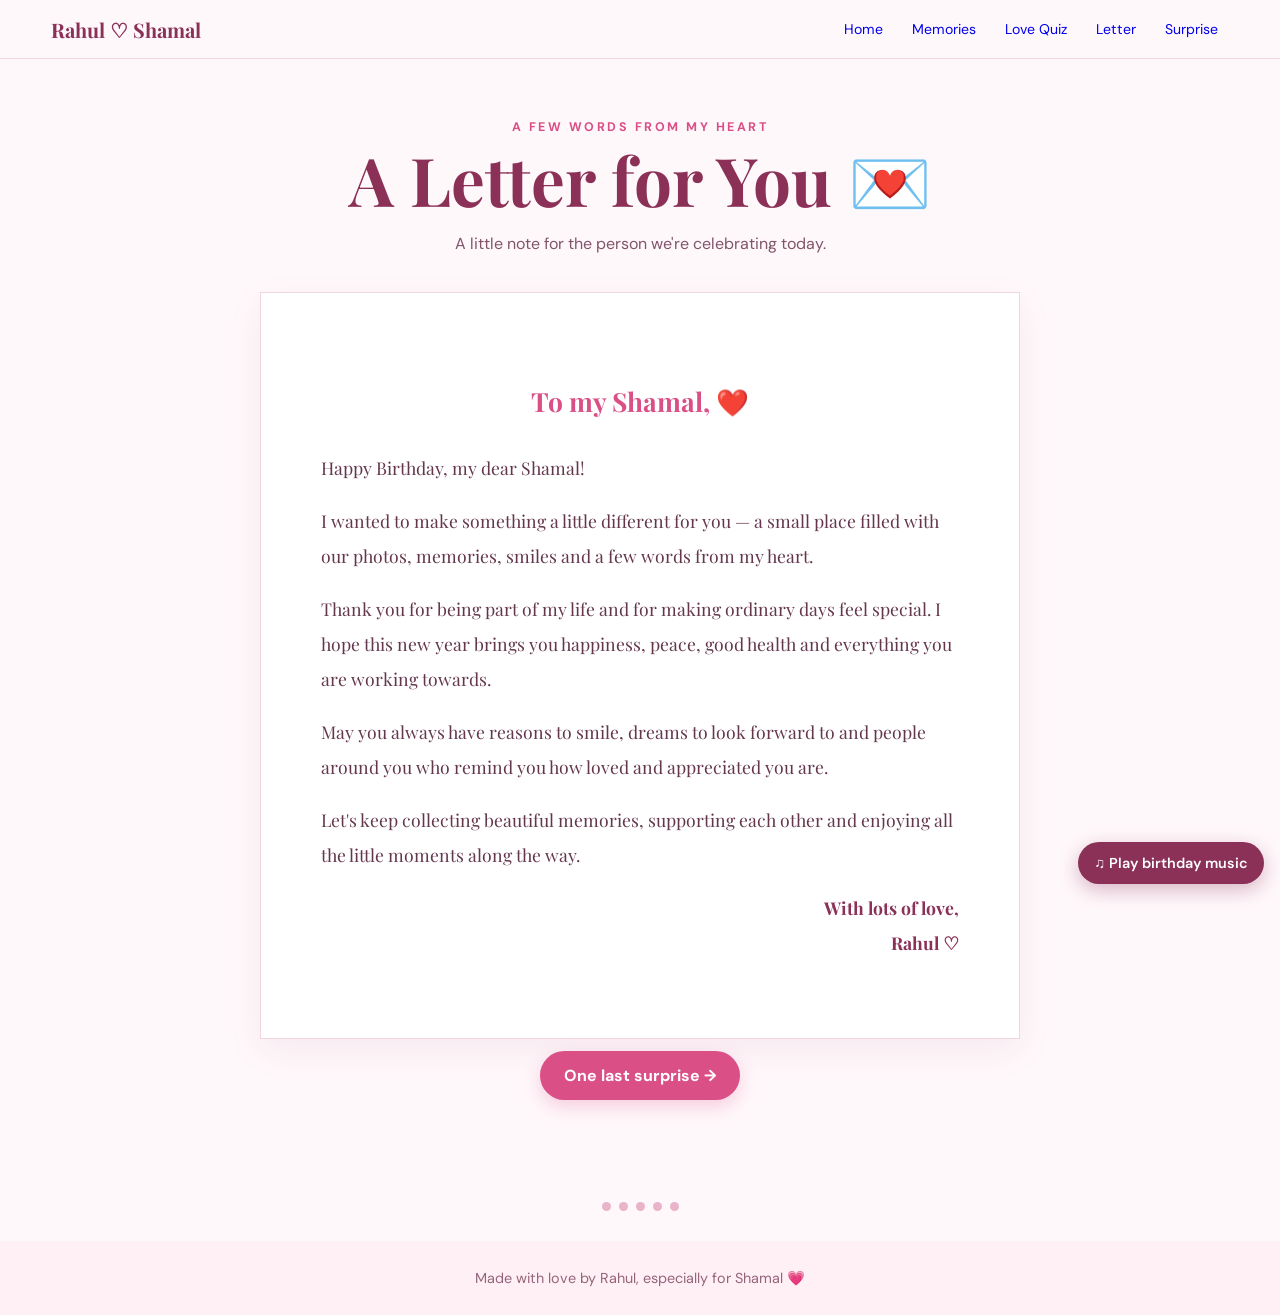
<file: letter.html>
<!doctype html><html lang="en"><head><meta charset="utf-8"><meta name="viewport" content="width=device-width,initial-scale=1"><title>A Letter for Shamal | Rahul</title><link rel="stylesheet" href="style.css"></head><body><nav class="site-nav"><a class="brand" href="index.html">Rahul ♡ Shamal</a><div class="navlinks"><a href="index.html">Home</a><a href="memories.html">Memories</a><a href="quiz.html">Love Quiz</a><a href="letter.html">Letter</a><a href="surprise.html">Surprise</a></div></nav>
<div class="hearts" aria-hidden="true"><span class="heart" style="--x:8%;--s:22px;--d:12s;--delay:0s">♡</span><span class="heart" style="--x:25%;--s:28px;--d:15s;--delay:3s">💗</span><span class="heart" style="--x:48%;--s:20px;--d:13s;--delay:1s">♡</span><span class="heart" style="--x:72%;--s:26px;--d:16s;--delay:5s">💕</span><span class="heart" style="--x:91%;--s:22px;--d:14s;--delay:2s">♡</span></div>
<button class="music-toggle" id="musicButton" type="button">♫ Play birthday music</button><main class="page-wrap"><div class="center"><div class="eyebrow">A few words from my heart</div><h1 class="page-title">A Letter for You 💌</h1><p class="section-intro">A little note for the person we're celebrating today.</p></div><article class="letter"><h2>To my Shamal, ❤️</h2><p>Happy Birthday, my dear Shamal!</p><p>I wanted to make something a little different for you — a small place filled with our photos, memories, smiles and a few words from my heart.</p><p>Thank you for being part of my life and for making ordinary days feel special. I hope this new year brings you happiness, peace, good health and everything you are working towards.</p><p>May you always have reasons to smile, dreams to look forward to and people around you who remind you how loved and appreciated you are.</p><p>Let's keep collecting beautiful memories, supporting each other and enjoying all the little moments along the way.</p><p class="sign">With lots of love,<br>Rahul ♡</p></article><div class="center"><a class="btn" href="surprise.html">One last surprise →</a></div></main><div class="page-dots"><a href="index.html"></a><a href="memories.html"></a><a href="quiz.html"></a><a href="letter.html"></a><a href="surprise.html"></a></div><footer class="footer">Made with love by Rahul, especially for Shamal 💗</footer><script src="script.js"></script></body></html>
</file>
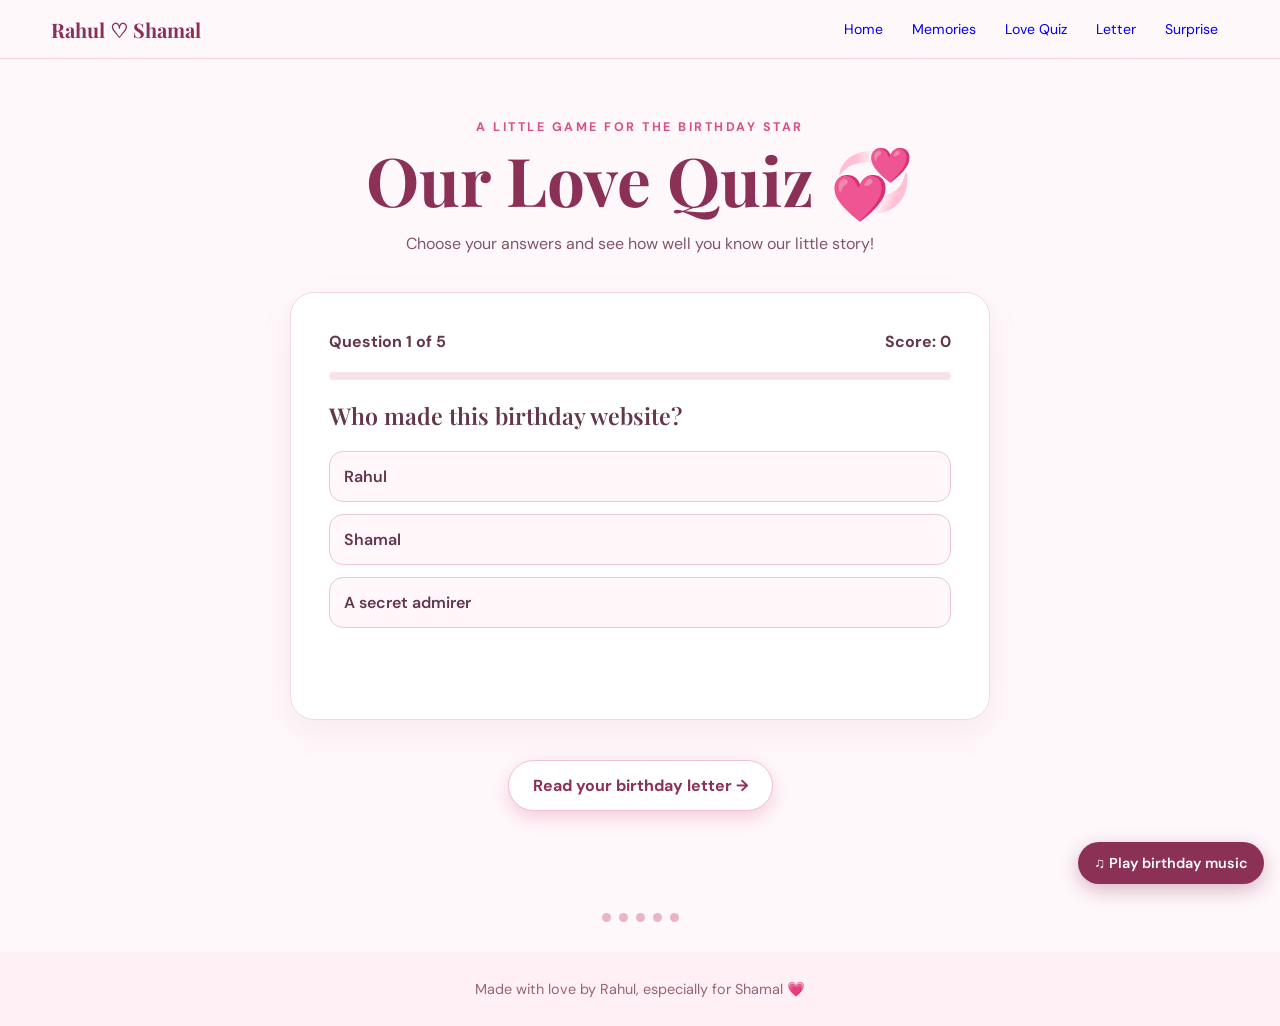
<file: quiz.html>
<!doctype html><html lang="en"><head><meta charset="utf-8"><meta name="viewport" content="width=device-width,initial-scale=1"><title>Love Quiz | Rahul & Shamal</title><link rel="stylesheet" href="style.css"></head><body><nav class="site-nav"><a class="brand" href="index.html">Rahul ♡ Shamal</a><div class="navlinks"><a href="index.html">Home</a><a href="memories.html">Memories</a><a href="quiz.html">Love Quiz</a><a href="letter.html">Letter</a><a href="surprise.html">Surprise</a></div></nav>
<div class="hearts" aria-hidden="true"><span class="heart" style="--x:8%;--s:22px;--d:12s;--delay:0s">♡</span><span class="heart" style="--x:25%;--s:28px;--d:15s;--delay:3s">💗</span><span class="heart" style="--x:48%;--s:20px;--d:13s;--delay:1s">♡</span><span class="heart" style="--x:72%;--s:26px;--d:16s;--delay:5s">💕</span><span class="heart" style="--x:91%;--s:22px;--d:14s;--delay:2s">♡</span></div>
<button class="music-toggle" id="musicButton" type="button">♫ Play birthday music</button><main class="page-wrap"><div class="center"><div class="eyebrow">A little game for the birthday star</div><h1 class="page-title">Our Love Quiz 💞</h1><p class="section-intro">Choose your answers and see how well you know our little story!</p></div><div class="panel quiz-card"><div style="display:flex;justify-content:space-between"><strong id="counter">Question 1 of 5</strong><strong id="score">Score: 0</strong></div><div class="progress"><span id="bar"></span></div><div class="question" id="question"></div><div class="answers" id="answers"></div><div class="feedback" id="feedback" aria-live="polite"></div><button class="btn" id="next" style="display:none">Next question →</button></div><div class="center"><a class="btn secondary" href="letter.html">Read your birthday letter →</a></div></main><div class="page-dots"><a href="index.html"></a><a href="memories.html"></a><a href="quiz.html"></a><a href="letter.html"></a><a href="surprise.html"></a></div><footer class="footer">Made with love by Rahul, especially for Shamal 💗</footer><script src="script.js"></script><script src="quiz.js"></script></body></html>
</file>
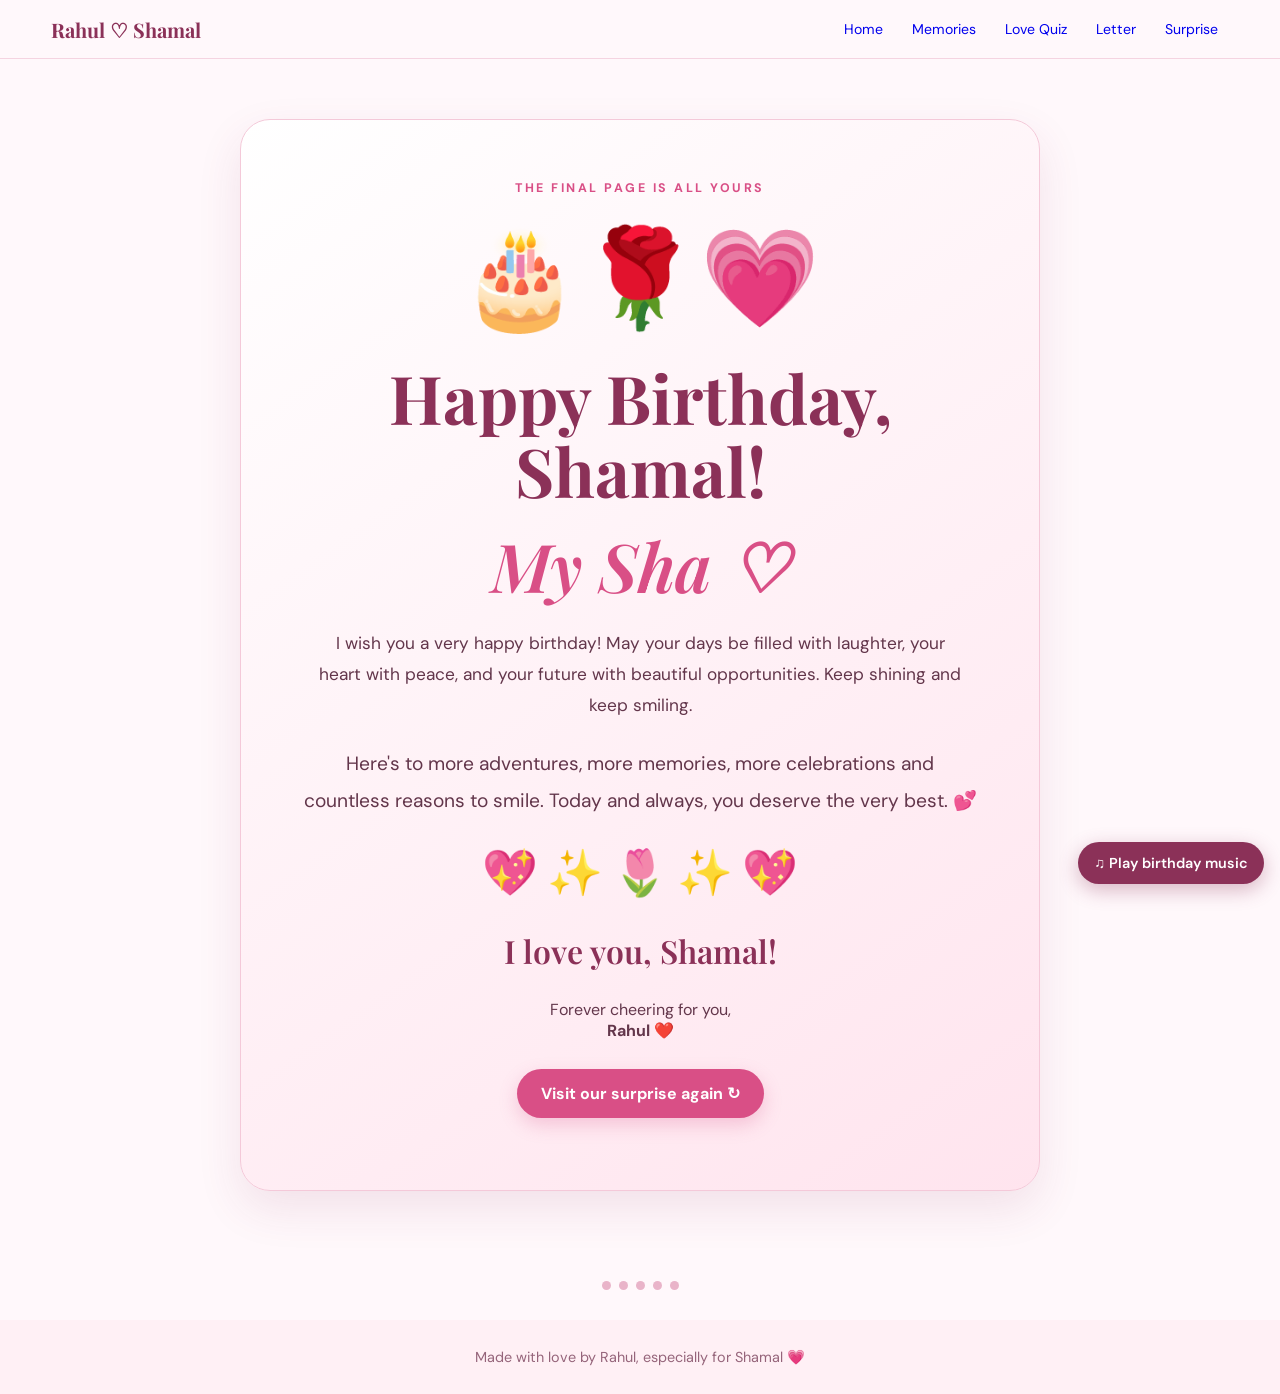
<file: surprise.html>
<!doctype html><html lang="en"><head><meta charset="utf-8"><meta name="viewport" content="width=device-width,initial-scale=1"><title>One Last Surprise | Shamal</title><link rel="stylesheet" href="style.css"></head><body><nav class="site-nav"><a class="brand" href="index.html">Rahul ♡ Shamal</a><div class="navlinks"><a href="index.html">Home</a><a href="memories.html">Memories</a><a href="quiz.html">Love Quiz</a><a href="letter.html">Letter</a><a href="surprise.html">Surprise</a></div></nav>
<div class="hearts" aria-hidden="true"><span class="heart" style="--x:8%;--s:22px;--d:12s;--delay:0s">♡</span><span class="heart" style="--x:25%;--s:28px;--d:15s;--delay:3s">💗</span><span class="heart" style="--x:48%;--s:20px;--d:13s;--delay:1s">♡</span><span class="heart" style="--x:72%;--s:26px;--d:16s;--delay:5s">💕</span><span class="heart" style="--x:91%;--s:22px;--d:14s;--delay:2s">♡</span></div>
<button class="music-toggle" id="musicButton" type="button">♫ Play birthday music</button><main class="page-wrap"><div class="final-card"><div class="eyebrow">The final page is all yours</div><div class="cake">🎂🌹💗</div><h1 class="page-title">Happy Birthday, Shamal!</h1><p class="script" style="font-size:clamp(2.3rem,7vw,4.2rem)">My Sha ♡</p><p class="lead">I wish you a very happy birthday! May your days be filled with laughter, your heart with peace, and your future with beautiful opportunities. Keep shining and keep smiling.</p><p style="font-size:1.2rem;line-height:1.9;margin:25px auto">Here's to more adventures, more memories, more celebrations and countless reasons to smile. Today and always, you deserve the very best. 💕</p><div style="font-size:2.8rem;margin:25px">💖 ✨ 🌷 ✨ 💖</div><h2 style="font:600 2rem 'Playfair Display';color:var(--deep)">I love you, Shamal!</h2><p>Forever cheering for you,<br><strong>Rahul ❤️</strong></p><a class="btn" href="index.html">Visit our surprise again ↻</a></div></main><div class="page-dots"><a href="index.html"></a><a href="memories.html"></a><a href="quiz.html"></a><a href="letter.html"></a><a href="surprise.html"></a></div><footer class="footer">Made with love by Rahul, especially for Shamal 💗</footer><script src="script.js"></script></body></html>
</file>
<file: style.css>
@import url('https://fonts.googleapis.com/css2?family=DM+Sans:wght@400;500;600;700&family=Playfair+Display:wght@500;600;700&display=swap');
:root{--rose:#d94f86;--deep:#8b3158;--cream:#fff8fb;--ink:#63364b;--soft:#ffe6ef}
*{box-sizing:border-box}html{scroll-behavior:smooth}body{margin:0;background:var(--cream);color:var(--ink);font-family:'DM Sans',sans-serif;overflow-x:hidden}
.site-nav{position:sticky;top:0;z-index:20;background:#fff8fbee;backdrop-filter:blur(10px);border-bottom:1px solid #f5d4e1;padding:12px 4%;display:flex;align-items:center;justify-content:space-between;gap:12px}
.brand{font:700 1.25rem 'Playfair Display',serif;color:var(--deep);text-decoration:none;white-space:nowrap}.navlinks{display:flex;gap:7px;flex-wrap:wrap}.navlinks a{font-size:.88rem;text-decoration:none;padding:8px 11px;border-radius:20px}.navlinks a:hover{background:var(--soft);color:var(--deep)}
.music-toggle{position:fixed;right:16px;bottom:16px;z-index:30;border:0;border-radius:30px;background:var(--deep);color:#fff;padding:12px 16px;box-shadow:0 6px 20px #8b315855;cursor:pointer;font:600 .9rem 'DM Sans',sans-serif}
.hero{min-height:calc(100vh - 58px);display:grid;place-items:center;text-align:center;padding:60px 18px;background:linear-gradient(135deg,#fff0f6dd,#f8bed5cc),url('assets/pink-background.png') center/cover no-repeat}
.hero-card{max-width:780px;padding:clamp(25px,6vw,60px);border:1px solid white;border-radius:30px;background:#fff9fcdd;box-shadow:0 18px 60px #a94c7130}
.eyebrow{letter-spacing:.2em;text-transform:uppercase;color:var(--rose);font-size:.78rem;font-weight:700}.hero h1,.page-title{font:700 clamp(2.7rem,8vw,5.8rem)/1.08 'Playfair Display',serif;color:var(--deep);margin:18px 0}.script{font:600 italic clamp(2.6rem,8vw,5.4rem) 'Playfair Display',serif;color:var(--rose);margin:0 0 18px}
.lead{font-size:1.08rem;line-height:1.8;max-width:650px;margin:0 auto}.btn{display:inline-block;border:0;text-decoration:none;background:var(--rose);color:#fff;padding:14px 24px;border-radius:30px;font-weight:700;margin:12px 7px;cursor:pointer;box-shadow:0 7px 18px #d94f8640}.btn.secondary{background:#fff;color:var(--deep);border:1px solid #f0bfd1}
.page-wrap{max-width:1100px;margin:auto;padding:60px 20px}.center{text-align:center}.page-title{font-size:clamp(2.4rem,6vw,4.2rem);margin:8px 0 14px}.section-intro{max-width:700px;margin:0 auto 34px;line-height:1.8;color:#81546a}
.hearts{position:fixed;inset:0;pointer-events:none;overflow:hidden;z-index:5}.heart{position:absolute;bottom:-40px;left:var(--x);font-size:var(--s);opacity:0;animation:rise var(--d) linear var(--delay) infinite}@keyframes rise{0%{transform:translateY(0);opacity:0}12%{opacity:.8}100%{transform:translateY(-110vh) rotate(35deg);opacity:0}}
.cards{display:grid;grid-template-columns:repeat(auto-fit,minmax(220px,1fr));gap:22px}.polaroid{background:#fff;padding:12px 12px 22px;box-shadow:0 10px 28px #8b31581c;transform:rotate(-1.5deg);transition:.25s}.polaroid:nth-child(even){transform:rotate(1.5deg)}.polaroid:hover{transform:rotate(0) translateY(-5px)}.polaroid img{width:100%;height:290px;object-fit:cover;display:block}.polaroid p{text-align:center;font:italic 1.05rem 'Playfair Display',serif;margin:14px 4px 0}
.panel{background:#fff;border:1px solid #f4d8e3;border-radius:24px;padding:clamp(22px,4vw,38px);box-shadow:0 12px 35px #8b315812}.quiz-card{max-width:700px;margin:28px auto}.question{font:600 1.45rem 'Playfair Display',serif;margin-bottom:20px}.answers{display:grid;gap:12px}.answer{border:1px solid #efc4d5;background:#fff7fa;border-radius:14px;padding:14px;text-align:left;color:var(--ink);font:600 1rem 'DM Sans',sans-serif;cursor:pointer}.answer.correct{background:#e7f7ec;border-color:#70bd85}.answer.wrong{background:#fff0f0;border-color:#e99}.feedback{min-height:30px;font-weight:700;margin:18px 0 5px}.progress{height:8px;background:#f7e2eb;border-radius:10px;overflow:hidden;margin:20px 0}.progress span{display:block;height:100%;background:var(--rose);width:0;transition:.3s}
.letter{max-width:760px;margin:auto;background:#fff;border:1px solid #f3d5e1;padding:clamp(28px,6vw,60px);box-shadow:0 12px 35px #8b315812;line-height:2;font:1.1rem/2 'Playfair Display',serif}.letter h2{color:var(--rose);text-align:center}.letter .sign{text-align:right;font-weight:700;color:var(--deep)}
.final-card{max-width:800px;margin:auto;text-align:center;padding:clamp(28px,6vw,60px);background:linear-gradient(145deg,#fff,#ffe4ee);border-radius:30px;border:1px solid #f4c9d9;box-shadow:0 18px 45px #8b31581c}.cake{font-size:clamp(3rem,10vw,6rem);margin:20px}
.footer{text-align:center;padding:28px 15px;color:#95647a;background:#fff0f5;font-size:.9rem}.page-dots{display:flex;justify-content:center;gap:8px;margin:30px}.page-dots a{width:9px;height:9px;border-radius:50%;background:#e9b4c9}
@media(max-width:650px){.site-nav{align-items:flex-start;flex-direction:column}.navlinks a{font-size:.78rem;padding:7px 9px}.hero{min-height:88vh;padding:30px 14px}.polaroid img{height:260px}.music-toggle{right:10px;bottom:10px}}
</file>
